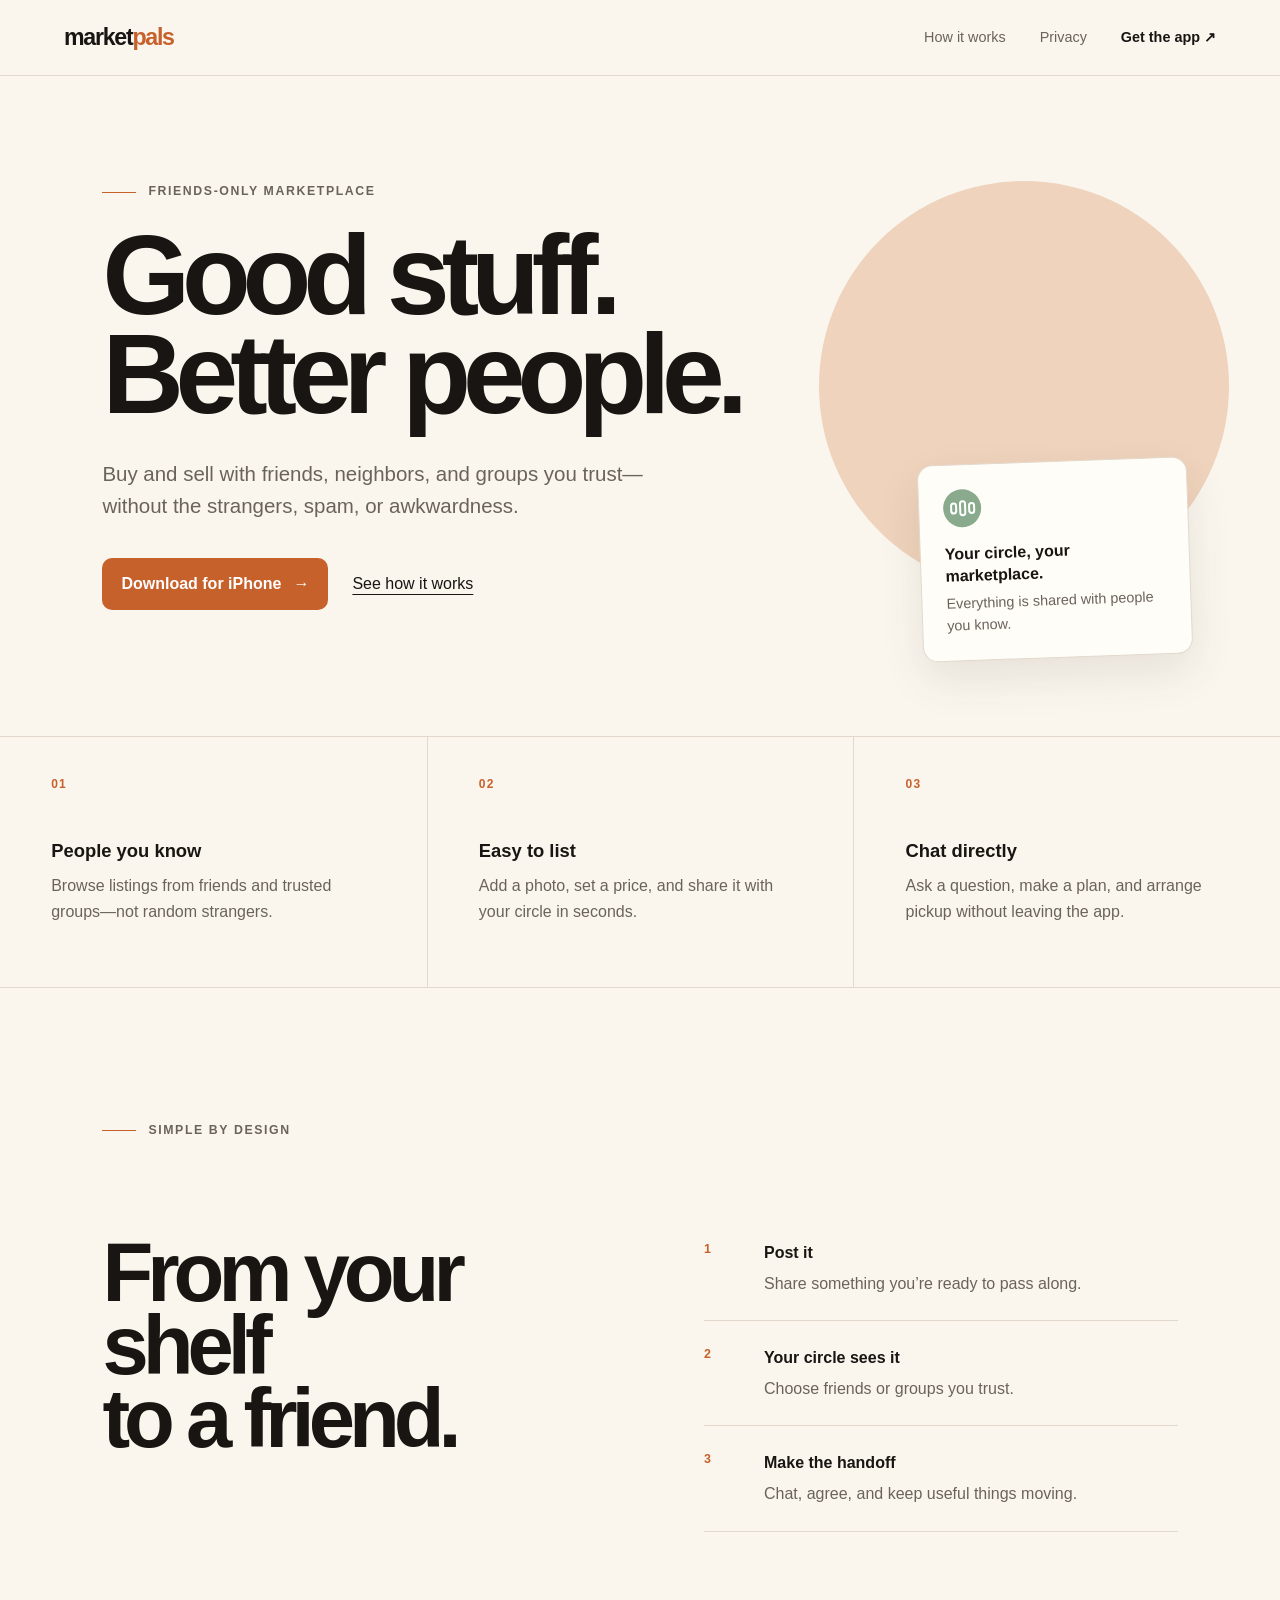
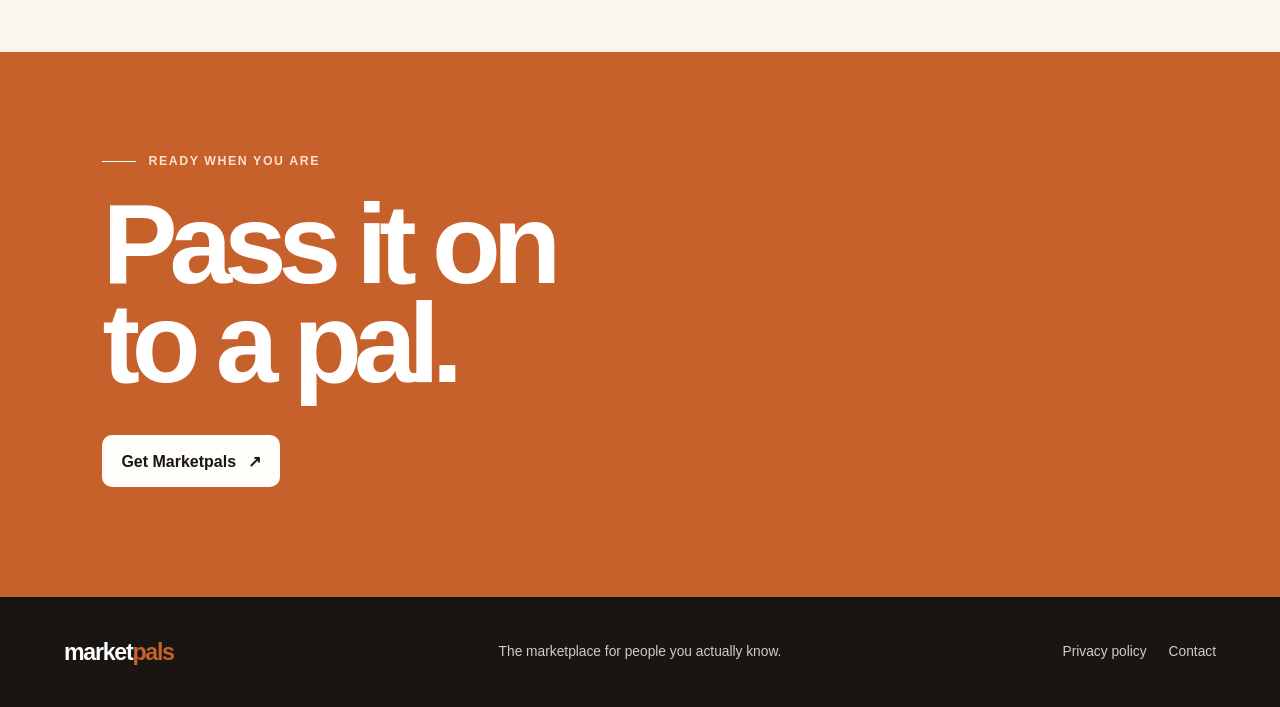
<file: index.html>
<!doctype html>
<html lang="en">
<head>
  <meta charset="utf-8">
  <meta name="viewport" content="width=device-width, initial-scale=1">
  <title>Marketpals — Good stuff. Better people.</title>
  <meta name="description" content="Buy and sell with friends, neighbors, and groups you trust. Marketpals is the marketplace for people you actually know.">
  <meta name="theme-color" content="#faf6ee">
  <link rel="canonical" href="https://marketpals.app/">
  <link rel="icon" href="/assets/favicon.png">
  <link rel="apple-touch-icon" href="/assets/app-icon.png">
  <link rel="stylesheet" href="/styles.css">
  <meta property="og:type" content="website">
  <meta property="og:site_name" content="Marketpals">
  <meta property="og:title" content="Marketpals — Good stuff. Better people.">
  <meta property="og:description" content="A friends-only marketplace for buying and selling with people you trust.">
  <meta property="og:url" content="https://marketpals.app/">
  <meta property="og:image" content="https://marketpals.app/assets/og.png">
  <meta property="og:image:width" content="1200">
  <meta property="og:image:height" content="630">
  <meta name="twitter:card" content="summary_large_image">
  <meta name="twitter:title" content="Marketpals — Good stuff. Better people.">
  <meta name="twitter:description" content="A friends-only marketplace for buying and selling with people you trust.">
  <meta name="twitter:image" content="https://marketpals.app/assets/og.png">
</head>
<body>
  <a class="skip-link" href="#main">Skip to content</a>

  <header class="site-header">
    <a class="wordmark" href="/" aria-label="Marketpals home">market<span>pals</span></a>
    <nav class="site-nav" aria-label="Main navigation">
      <a href="#how-it-works">How it works</a>
      <a href="/privacy/">Privacy</a>
      <a class="nav-download" href="https://apps.apple.com/us/app/marketpals/id6769597862">Get the app <span aria-hidden="true">↗</span></a>
    </nav>
  </header>

  <main id="main">
    <section class="hero" aria-labelledby="hero-title">
      <div class="hero-copy">
        <p class="eyebrow">Friends-only marketplace</p>
        <h1 id="hero-title">Good stuff.<br>Better people.</h1>
        <p class="hero-intro">Buy and sell with friends, neighbors, and groups you trust—without the strangers, spam, or awkwardness.</p>
        <div class="hero-actions">
          <a class="button" href="https://apps.apple.com/us/app/marketpals/id6769597862">Download for iPhone <span aria-hidden="true">→</span></a>
          <a class="text-link" href="#how-it-works">See how it works</a>
        </div>
      </div>

      <div class="sun" aria-hidden="true"></div>
      <aside class="trust-note">
        <span class="people-mark" aria-hidden="true"><i></i><i></i><i></i></span>
        <strong>Your circle, your marketplace.</strong>
        <p>Everything is shared with people you know.</p>
      </aside>
    </section>

    <section class="values" aria-label="Why Marketpals">
      <article class="value">
        <span class="value-number">01</span>
        <h2>People you know</h2>
        <p>Browse listings from friends and trusted groups—not random strangers.</p>
      </article>
      <article class="value">
        <span class="value-number">02</span>
        <h2>Easy to list</h2>
        <p>Add a photo, set a price, and share it with your circle in seconds.</p>
      </article>
      <article class="value">
        <span class="value-number">03</span>
        <h2>Chat directly</h2>
        <p>Ask a question, make a plan, and arrange pickup without leaving the app.</p>
      </article>
    </section>

    <section class="how" id="how-it-works" aria-labelledby="how-title">
      <p class="eyebrow">Simple by design</p>
      <h2 id="how-title">From your shelf<br>to a friend.</h2>
      <ol class="steps">
        <li><span>1</span><div><strong>Post it</strong><p>Share something you’re ready to pass along.</p></div></li>
        <li><span>2</span><div><strong>Your circle sees it</strong><p>Choose friends or groups you trust.</p></div></li>
        <li><span>3</span><div><strong>Make the handoff</strong><p>Chat, agree, and keep useful things moving.</p></div></li>
      </ol>
    </section>

    <section class="closing" aria-labelledby="closing-title">
      <p class="eyebrow light">Ready when you are</p>
      <h2 id="closing-title">Pass it on<br>to a pal.</h2>
      <a class="button light-button" href="https://apps.apple.com/us/app/marketpals/id6769597862">Get Marketpals <span aria-hidden="true">↗</span></a>
    </section>
  </main>

  <footer class="site-footer">
    <a class="wordmark footer-wordmark" href="/">market<span>pals</span></a>
    <p>The marketplace for people you actually know.</p>
    <div class="footer-links">
      <a href="/privacy/">Privacy policy</a>
      <a href="mailto:chris.khanoyan@gmail.com">Contact</a>
    </div>
  </footer>
</body>
</html>
</file>
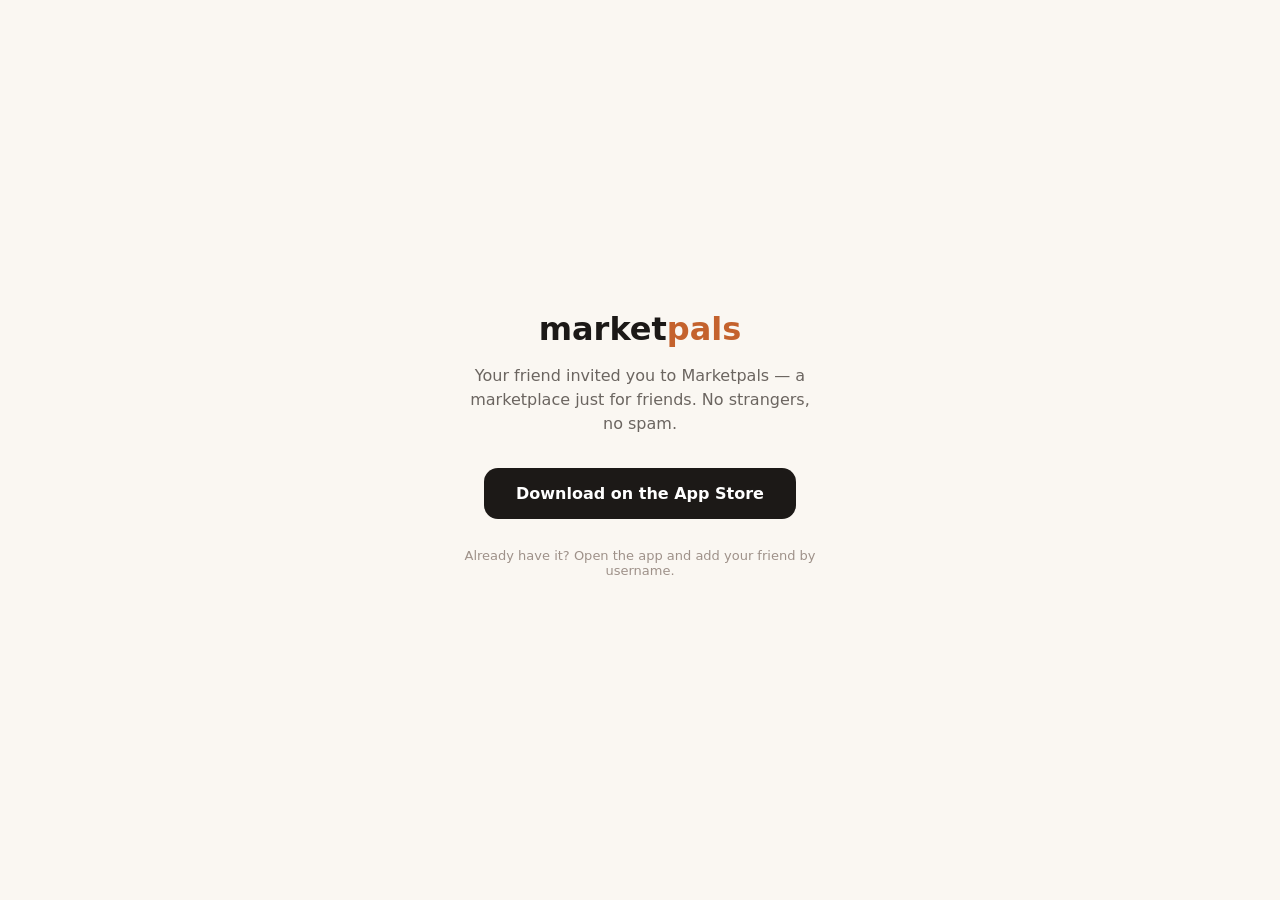
<file: invite/index.html>
<!DOCTYPE html>
<html>
<head>
  <meta charset="utf-8">
  <meta name="viewport" content="width=device-width, initial-scale=1">
  <title>Join Marketpals</title>
  <style>
    body { margin: 0; font-family: -apple-system, system-ui, sans-serif; background: #FAF7F2; display: flex; align-items: center; justify-content: center; min-height: 100vh; }
    .card { text-align: center; padding: 40px 32px; max-width: 360px; }
    .logo { font-size: 32px; font-weight: 700; color: #1C1917; margin-bottom: 8px; }
    .accent { color: #C4622D; }
    .sub { font-size: 16px; color: #6B6560; margin-bottom: 32px; line-height: 1.5; }
    .btn { display: inline-block; background: #1C1917; color: white; font-size: 16px; font-weight: 700; padding: 16px 32px; border-radius: 14px; text-decoration: none; margin-bottom: 16px; }
    .alt { font-size: 13px; color: #9E9189; }
    .alt a { color: #C4622D; text-decoration: none; }
  </style>
</head>
<body>
  <div class="card">
    <div class="logo">market<span class="accent">pals</span></div>
    <p class="sub">Your friend invited you to Marketpals — a marketplace just for friends. No strangers, no spam.</p>
    <a class="btn" href="https://apps.apple.com/app/marketpals/id6769597862">Download on the App Store</a>
    <p class="alt">Already have it? Open the app and add your friend by username.</p>
  </div>
</body>
</html>
</file>
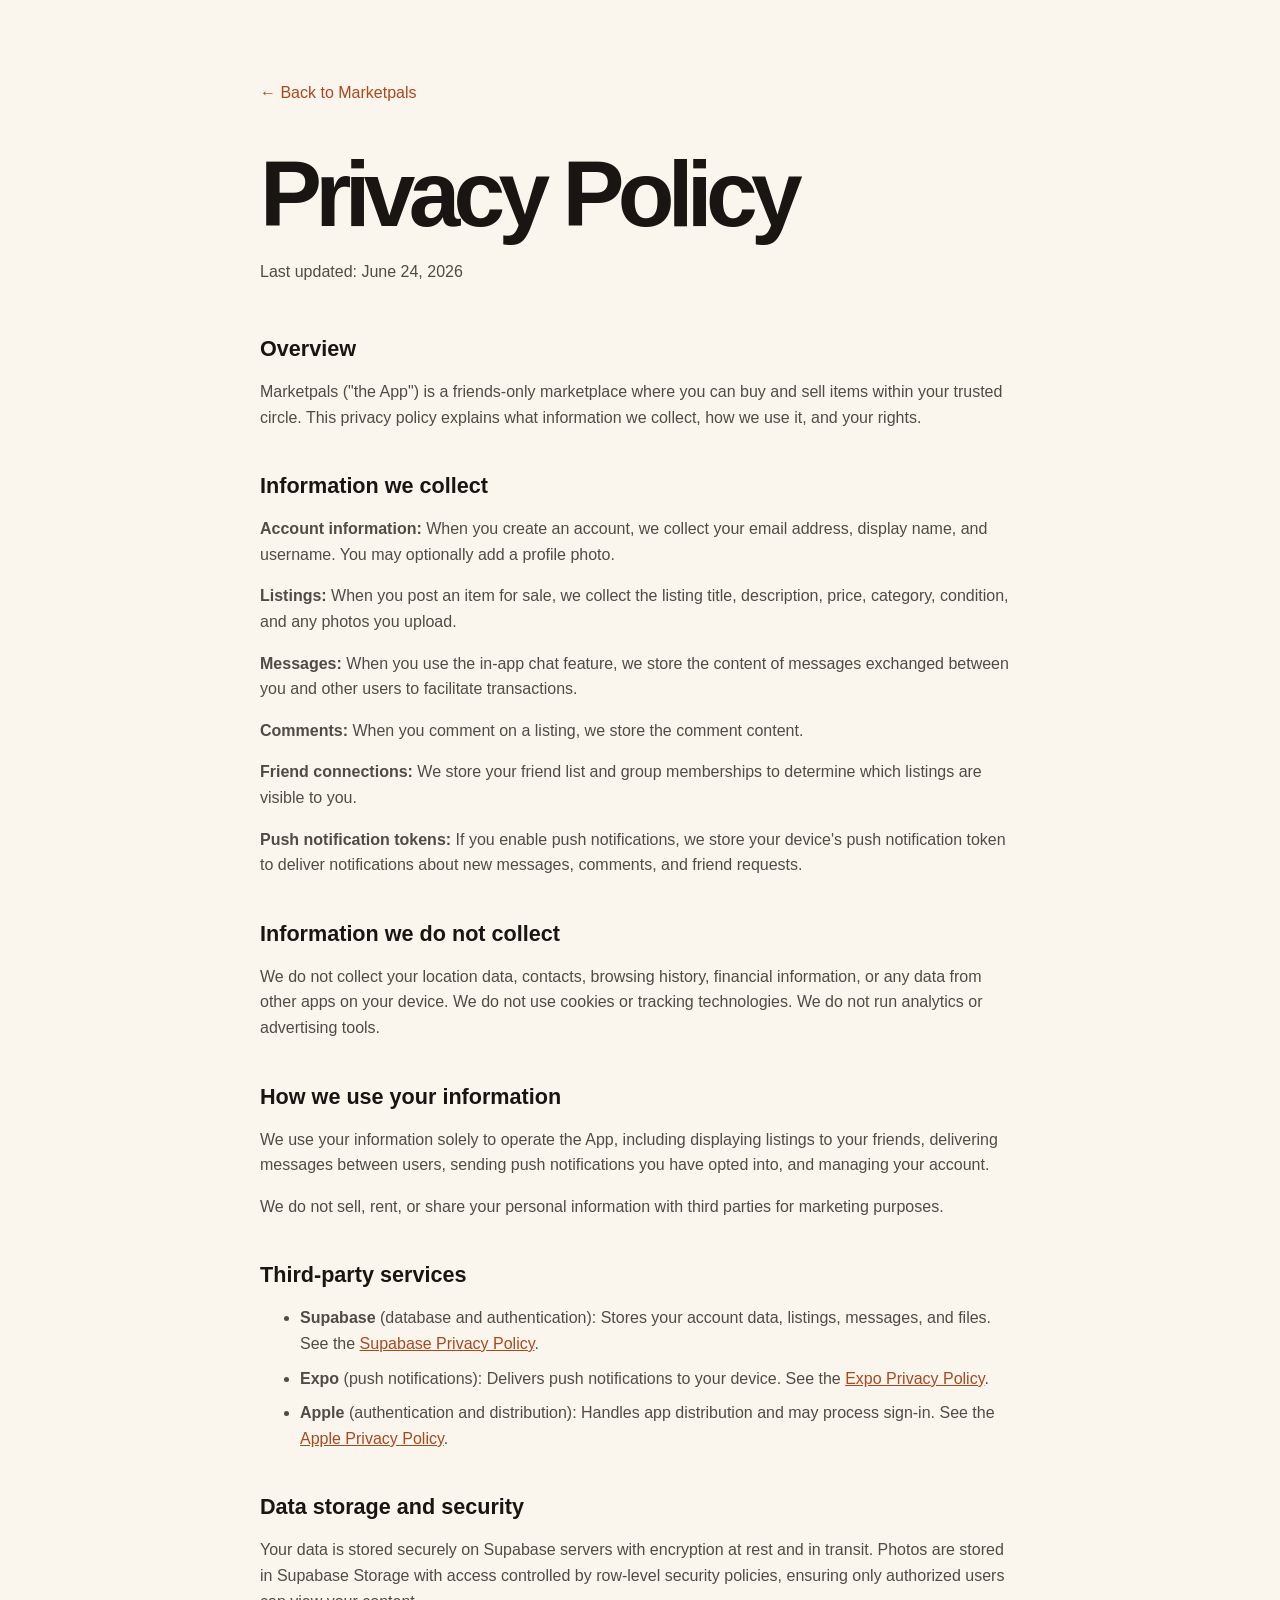
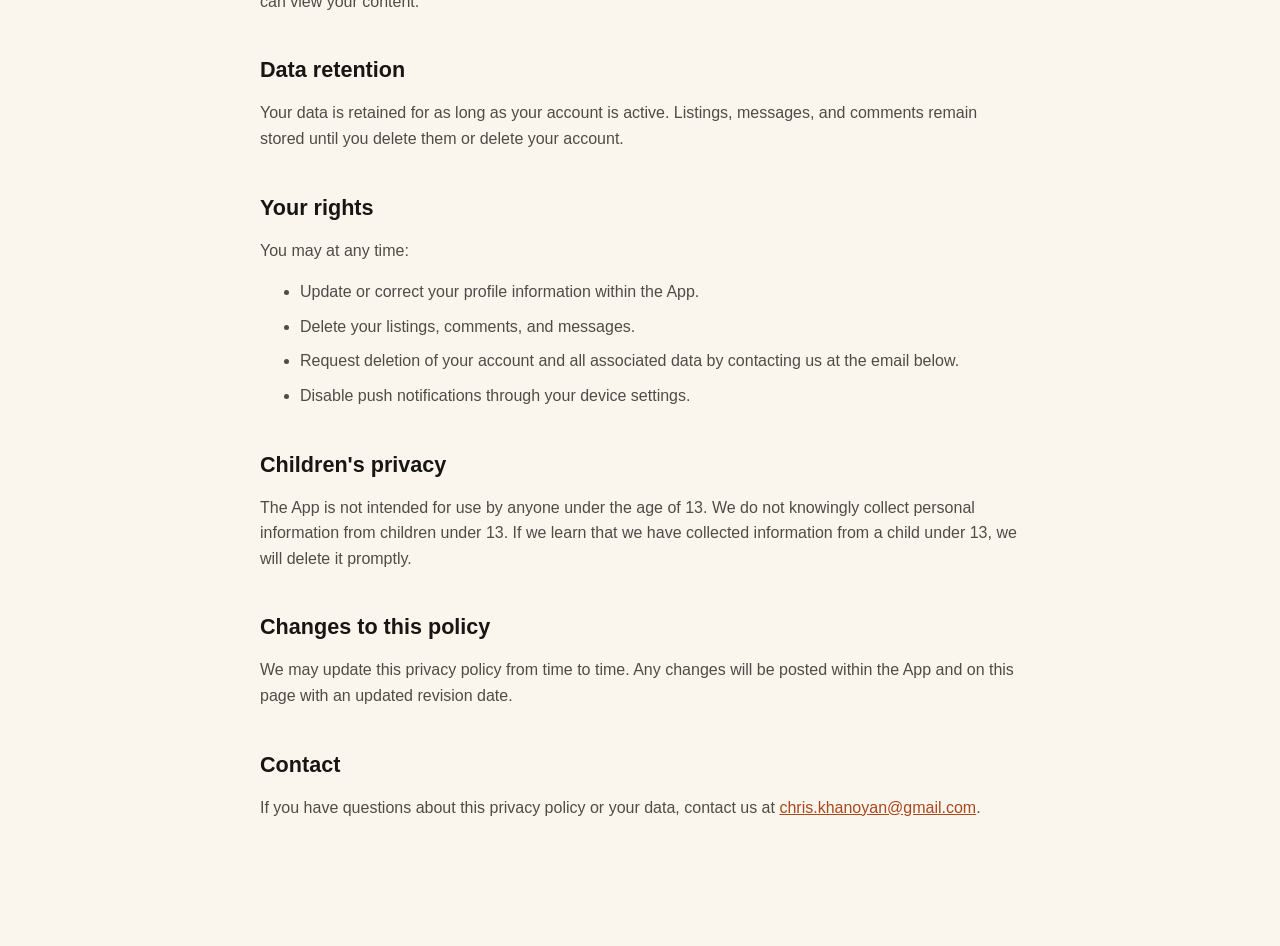
<file: privacy/index.html>
<!doctype html>
<html lang="en">
<head>
  <meta charset="utf-8">
  <meta name="viewport" content="width=device-width, initial-scale=1">
  <title>Privacy Policy — Marketpals</title>
  <meta name="description" content="Marketpals privacy policy.">
  <meta name="theme-color" content="#faf6ee">
  <link rel="canonical" href="https://marketpals.app/privacy/">
  <link rel="icon" href="/assets/favicon.png">
  <link rel="stylesheet" href="/styles.css">
</head>
<body class="policy-page">
  <main class="policy-shell">
    <a class="policy-back" href="/">← Back to Marketpals</a>
    <h1>Privacy Policy</h1>
    <p class="policy-updated">Last updated: June 24, 2026</p>

    <h2>Overview</h2>
    <p>Marketpals ("the App") is a friends-only marketplace where you can buy and sell items within your trusted circle. This privacy policy explains what information we collect, how we use it, and your rights.</p>

    <h2>Information we collect</h2>
    <p><strong>Account information:</strong> When you create an account, we collect your email address, display name, and username. You may optionally add a profile photo.</p>
    <p><strong>Listings:</strong> When you post an item for sale, we collect the listing title, description, price, category, condition, and any photos you upload.</p>
    <p><strong>Messages:</strong> When you use the in-app chat feature, we store the content of messages exchanged between you and other users to facilitate transactions.</p>
    <p><strong>Comments:</strong> When you comment on a listing, we store the comment content.</p>
    <p><strong>Friend connections:</strong> We store your friend list and group memberships to determine which listings are visible to you.</p>
    <p><strong>Push notification tokens:</strong> If you enable push notifications, we store your device's push notification token to deliver notifications about new messages, comments, and friend requests.</p>

    <h2>Information we do not collect</h2>
    <p>We do not collect your location data, contacts, browsing history, financial information, or any data from other apps on your device. We do not use cookies or tracking technologies. We do not run analytics or advertising tools.</p>

    <h2>How we use your information</h2>
    <p>We use your information solely to operate the App, including displaying listings to your friends, delivering messages between users, sending push notifications you have opted into, and managing your account.</p>
    <p>We do not sell, rent, or share your personal information with third parties for marketing purposes.</p>

    <h2>Third-party services</h2>
    <ul>
      <li><strong>Supabase</strong> (database and authentication): Stores your account data, listings, messages, and files. See the <a href="https://supabase.com/privacy">Supabase Privacy Policy</a>.</li>
      <li><strong>Expo</strong> (push notifications): Delivers push notifications to your device. See the <a href="https://expo.dev/privacy">Expo Privacy Policy</a>.</li>
      <li><strong>Apple</strong> (authentication and distribution): Handles app distribution and may process sign-in. See the <a href="https://www.apple.com/privacy/">Apple Privacy Policy</a>.</li>
    </ul>

    <h2>Data storage and security</h2>
    <p>Your data is stored securely on Supabase servers with encryption at rest and in transit. Photos are stored in Supabase Storage with access controlled by row-level security policies, ensuring only authorized users can view your content.</p>

    <h2>Data retention</h2>
    <p>Your data is retained for as long as your account is active. Listings, messages, and comments remain stored until you delete them or delete your account.</p>

    <h2>Your rights</h2>
    <p>You may at any time:</p>
    <ul>
      <li>Update or correct your profile information within the App.</li>
      <li>Delete your listings, comments, and messages.</li>
      <li>Request deletion of your account and all associated data by contacting us at the email below.</li>
      <li>Disable push notifications through your device settings.</li>
    </ul>

    <h2>Children's privacy</h2>
    <p>The App is not intended for use by anyone under the age of 13. We do not knowingly collect personal information from children under 13. If we learn that we have collected information from a child under 13, we will delete it promptly.</p>

    <h2>Changes to this policy</h2>
    <p>We may update this privacy policy from time to time. Any changes will be posted within the App and on this page with an updated revision date.</p>

    <h2>Contact</h2>
    <p>If you have questions about this privacy policy or your data, contact us at <a href="mailto:chris.khanoyan@gmail.com">chris.khanoyan@gmail.com</a>.</p>
  </main>
</body>
</html>
</file>
<file: styles.css>
:root {
  --cream: #faf6ee;
  --cream-deep: #eee5d8;
  --paper: #fffdf8;
  --ink: #181512;
  --muted: #6b635b;
  --rust: #c7612c;
  --rust-dark: #a9481d;
  --sage: #89aa8c;
  --line: #e2d9cc;
}

* { box-sizing: border-box; }

html { scroll-behavior: smooth; }

body {
  margin: 0;
  background: var(--cream);
  color: var(--ink);
  font-family: Inter, ui-sans-serif, -apple-system, BlinkMacSystemFont, "Segoe UI", sans-serif;
  font-size: 16px;
  line-height: 1.6;
  -webkit-font-smoothing: antialiased;
}

a { color: inherit; }

.skip-link {
  position: fixed;
  top: 10px;
  left: 10px;
  z-index: 100;
  padding: 9px 12px;
  background: var(--ink);
  color: var(--paper);
  transform: translateY(-150%);
}

.skip-link:focus { transform: translateY(0); }

.site-header {
  min-height: 76px;
  display: flex;
  align-items: center;
  justify-content: space-between;
  gap: 28px;
  padding: 18px clamp(22px, 5vw, 72px);
  border-bottom: 1px solid var(--line);
}

.wordmark {
  color: var(--ink);
  font-size: 1.45rem;
  font-weight: 750;
  letter-spacing: -.055em;
  line-height: 1;
  text-decoration: none;
}

.wordmark span { color: var(--rust); }

.site-nav {
  display: flex;
  align-items: center;
  gap: clamp(16px, 3vw, 34px);
}

.site-nav a {
  color: var(--muted);
  font-size: .9rem;
  text-decoration: none;
}

.site-nav a:hover,
.site-nav a:focus-visible { color: var(--ink); }

.site-nav .nav-download {
  color: var(--ink);
  font-weight: 700;
}

.hero {
  position: relative;
  min-height: 660px;
  display: flex;
  align-items: center;
  overflow: hidden;
  padding: 100px clamp(24px, 8vw, 124px) 120px;
}

.hero-copy {
  position: relative;
  z-index: 2;
  width: min(720px, 68%);
}

.eyebrow {
  display: flex;
  align-items: center;
  gap: 12px;
  margin: 0 0 24px;
  color: var(--muted);
  font-size: .77rem;
  font-weight: 750;
  letter-spacing: .13em;
  text-transform: uppercase;
}

.eyebrow::before {
  content: "";
  width: 34px;
  height: 1px;
  background: var(--rust);
}

h1,
.how h2,
.closing h2 {
  margin: 0;
  font-size: clamp(4rem, 8.8vw, 8.3rem);
  font-weight: 720;
  letter-spacing: -.072em;
  line-height: .88;
}

.hero-intro {
  max-width: 570px;
  margin: 34px 0 36px;
  color: var(--muted);
  font-size: clamp(1.05rem, 1.6vw, 1.28rem);
  line-height: 1.55;
}

.hero-actions {
  display: flex;
  align-items: center;
  gap: 24px;
  flex-wrap: wrap;
}

.button {
  display: inline-flex;
  align-items: center;
  justify-content: center;
  gap: 12px;
  min-height: 52px;
  padding: 13px 19px;
  border-radius: 10px;
  background: var(--rust);
  color: white;
  font-weight: 750;
  text-decoration: none;
  transition: background .18s ease, transform .18s ease;
}

.button:hover { background: var(--rust-dark); transform: translateY(-2px); }
.button:focus-visible { outline: 3px solid var(--sage); outline-offset: 3px; }

.text-link { text-underline-offset: 5px; }
.text-link:hover { color: var(--rust); }

.sun {
  position: absolute;
  top: 105px;
  right: clamp(-110px, 4vw, 90px);
  width: clamp(260px, 32vw, 490px);
  aspect-ratio: 1;
  border-radius: 50%;
  background: #efd3bc;
}

.trust-note {
  position: absolute;
  right: clamp(24px, 7vw, 110px);
  bottom: 78px;
  z-index: 2;
  width: min(270px, 28vw);
  padding: 24px;
  border: 1px solid var(--line);
  border-radius: 15px;
  background: var(--paper);
  box-shadow: 0 18px 44px rgba(70, 46, 29, .1);
  transform: rotate(-2deg);
}

.trust-note strong { display: block; margin: 16px 0 7px; line-height: 1.35; }
.trust-note p { margin: 0; color: var(--muted); font-size: .9rem; line-height: 1.5; }

.people-mark {
  width: 38px;
  height: 38px;
  display: flex;
  align-items: center;
  justify-content: center;
  gap: 2px;
  border-radius: 50%;
  background: var(--sage);
}

.people-mark i {
  width: 7px;
  height: 12px;
  display: block;
  border: 2px solid white;
  border-radius: 7px;
}

.people-mark i:nth-child(2) { height: 16px; }

.values {
  display: grid;
  grid-template-columns: repeat(3, 1fr);
  border-top: 1px solid var(--line);
  border-bottom: 1px solid var(--line);
}

.value { min-height: 250px; padding: 38px clamp(24px, 4vw, 64px) 44px; }
.value + .value { border-left: 1px solid var(--line); }

.value-number {
  display: block;
  margin-bottom: 45px;
  color: var(--rust);
  font-size: .75rem;
  font-weight: 800;
  letter-spacing: .1em;
}

.value h2 { margin: 0 0 10px; font-size: 1.15rem; line-height: 1.3; }
.value p { max-width: 350px; margin: 0; color: var(--muted); }

.how {
  display: grid;
  grid-template-columns: 1fr 1fr;
  gap: clamp(50px, 10vw, 160px);
  padding: 120px clamp(24px, 8vw, 124px);
}

.how .eyebrow { grid-column: 1 / -1; margin-bottom: -45px; }

.how h2 { font-size: clamp(3.5rem, 6.5vw, 6.8rem); }

.steps { margin: 0; padding: 0; list-style: none; }

.steps li {
  display: grid;
  grid-template-columns: 42px 1fr;
  gap: 18px;
  padding: 24px 0;
  border-bottom: 1px solid var(--line);
}

.steps li:first-child { padding-top: 4px; }
.steps > li > span { color: var(--rust); font-size: .78rem; font-weight: 800; }
.steps strong { display: block; margin-bottom: 5px; }
.steps p { margin: 0; color: var(--muted); }

.closing {
  padding: 100px clamp(24px, 8vw, 124px) 110px;
  background: var(--rust);
  color: white;
}

.eyebrow.light { color: #ffe0cf; }
.eyebrow.light::before { background: white; }
.closing h2 { margin-bottom: 42px; }

.light-button { background: var(--paper); color: var(--ink); }
.light-button:hover { background: var(--cream-deep); }

.site-footer {
  min-height: 110px;
  display: grid;
  grid-template-columns: 1fr auto 1fr;
  align-items: center;
  gap: 28px;
  padding: 28px clamp(24px, 5vw, 72px);
  background: var(--ink);
  color: #d5cbc0;
}

.footer-wordmark { color: white; }
.site-footer p { margin: 0; font-size: .86rem; text-align: center; }
.footer-links { display: flex; justify-content: flex-end; gap: 22px; }
.footer-links a { font-size: .86rem; text-decoration: none; }
.footer-links a:hover { color: white; }

.policy-page { min-height: 100vh; background: var(--cream); }

.policy-shell {
  width: min(760px, calc(100% - 42px));
  margin: 0 auto;
  padding: 80px 0 110px;
}

.policy-back { display: inline-block; margin-bottom: 48px; color: var(--muted); text-decoration: none; }
.policy-back:hover { color: var(--rust); }
.policy-shell h1 { font-size: clamp(3.2rem, 8vw, 5.8rem); }
.policy-updated { margin: 24px 0 50px; color: var(--muted); }
.policy-shell h2 { margin: 42px 0 12px; font-size: 1.35rem; line-height: 1.3; }
.policy-shell p, .policy-shell li { color: #514b45; }
.policy-shell a { color: var(--rust-dark); }
.policy-shell li + li { margin-top: 9px; }

@media (max-width: 820px) {
  .hero { min-height: 720px; align-items: flex-start; padding-top: 78px; padding-bottom: 250px; }
  .hero-copy { width: 100%; }
  .sun { top: auto; bottom: 55px; right: -55px; width: 250px; }
  .trust-note { left: 24px; right: auto; bottom: 48px; width: 250px; }
  .values { grid-template-columns: 1fr; }
  .value { min-height: auto; }
  .value + .value { border-left: 0; border-top: 1px solid var(--line); }
  .value-number { margin-bottom: 24px; }
  .how { grid-template-columns: 1fr; gap: 55px; }
  .how .eyebrow { margin-bottom: -20px; }
  .site-footer { grid-template-columns: 1fr; justify-items: start; }
  .site-footer p { text-align: left; }
  .footer-links { justify-content: flex-start; }
}

@media (max-width: 560px) {
  .site-header { min-height: 68px; }
  .site-nav > a:not(.nav-download) { display: none; }
  .hero { min-height: 700px; padding-top: 62px; }
  h1 { font-size: clamp(3.6rem, 19vw, 5.2rem); }
  .trust-note { width: 220px; padding: 20px; }
  .sun { width: 205px; }
  .how { padding-top: 86px; padding-bottom: 90px; }
  .closing { padding-top: 80px; padding-bottom: 85px; }
}

@media (prefers-reduced-motion: reduce) {
  html { scroll-behavior: auto; }
  .button { transition: none; }
}
</file>
